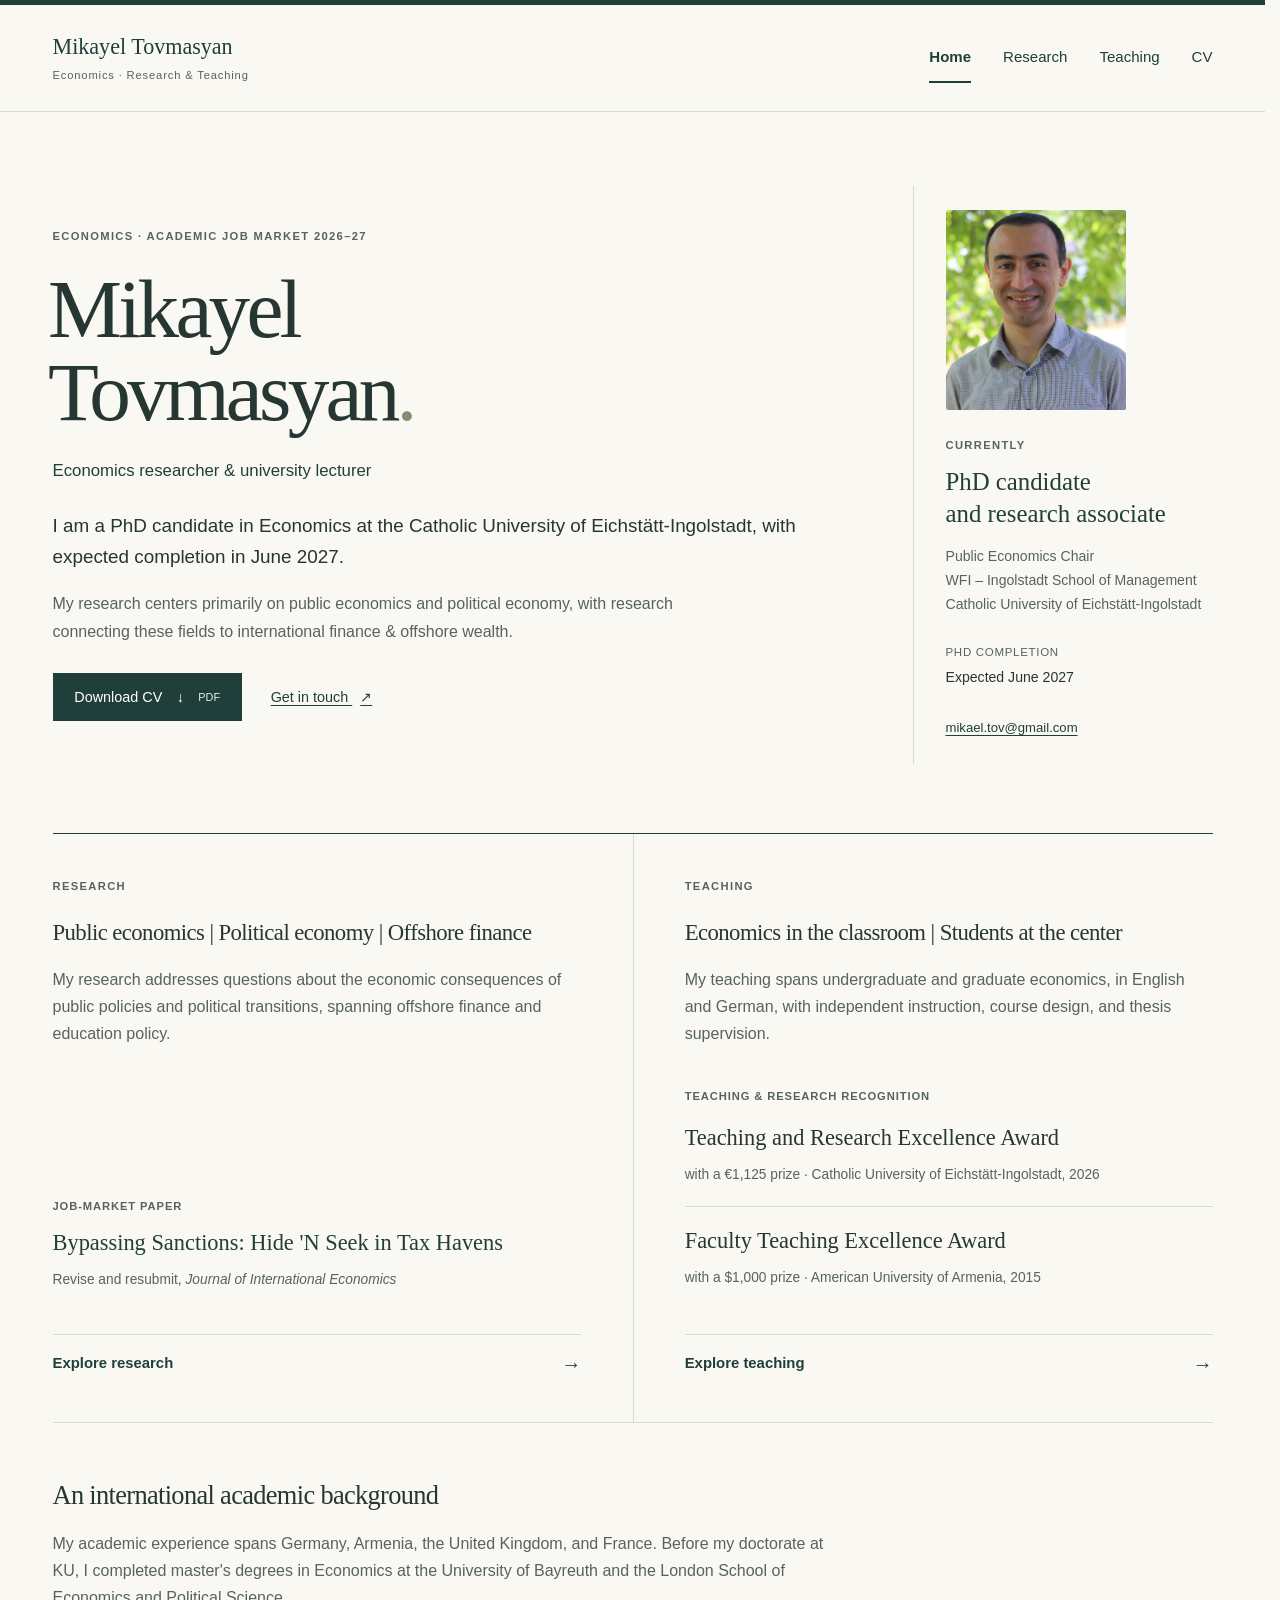
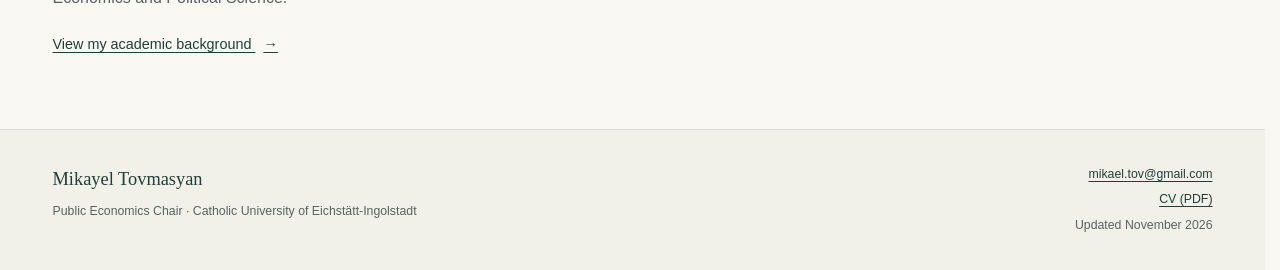
<file: index.html>
<!doctype html>
<html lang="en">
<head>
  <meta charset="utf-8">
  <meta name="viewport" content="width=device-width, initial-scale=1">
  <title>Mikayel Tovmasyan | Economics, Research &amp; Teaching</title>
  <meta name="description" content="Economics PhD candidate at KU, with expected completion in June 2027. Research in public economics, offshore finance and political economy; extensive university teaching.">
  <meta name="theme-color" content="#203f3b">
  <meta property="og:type" content="website">
  <meta property="og:title" content="Mikayel Tovmasyan | Economics, Research &amp; Teaching">
  <meta property="og:description" content="Economics PhD candidate at KU, with expected completion in June 2027. Research in public economics, offshore finance and political economy; extensive university teaching.">
  <meta property="og:url" content="https://mikayel-tovmasyan.github.io/">
  <link rel="canonical" href="https://mikayel-tovmasyan.github.io/">
  <link rel="icon" href="assets/favicon.svg" type="image/svg+xml">
  <link rel="stylesheet" href="assets/site.css?v=cv40-20261117">
</head>
<body>
  <a class="skip-link" href="#main">Skip to content</a>
  <header class="site-header">
    <div class="header-inner wrap">
      <a class="wordmark" href="index.html">Mikayel Tovmasyan<span>Economics · Research &amp; Teaching</span></a>
      <nav aria-label="Main navigation"><a href="index.html" aria-current="page">Home</a><a href="research.html">Research</a><a href="teaching.html">Teaching</a><a href="cv.html">CV</a></nav>
    </div>
  </header>
  <main id="main" class="wrap" tabindex="-1">

    <section class="home-intro" aria-labelledby="home-title">
      <div class="intro-main">
        <p class="eyebrow">Economics · Academic job market 2026–27</p>
        <h1 id="home-title">Mikayel<br>Tovmasyan<span class="name-period">.</span></h1>
        <p class="intro-role">Economics researcher &amp; university lecturer</p>
        <p class="lead">I am a PhD candidate in Economics at the Catholic University of Eichstätt-Ingolstadt, with expected completion in June 2027.</p>
        <p class="intro-copy">My research centers primarily on public economics and political economy, with research connecting these fields to international finance &amp; offshore wealth.</p>
        <div class="actions"><a class="button" href="assets/Mikayel_Tovmasyan_CV.pdf?v=e7dee701" download>Download CV <span aria-hidden="true">↓</span><span class="file-label">PDF</span></a><a class="text-link" href="mailto:mikael.tov@gmail.com">Get in touch <span aria-hidden="true">↗</span></a></div>
      </div>
      <aside class="profile-note" aria-label="Current affiliation and expected PhD completion">
        <img class="portrait" src="assets/mikayel-tovmasyan.jpg?v=be5134e7" alt="Mikayel Tovmasyan" width="931" height="960" fetchpriority="high">
        <p class="eyebrow">Currently</p>
        <p class="note-title">PhD candidate<br> and research associate</p>
        <p>Public Economics Chair<br>WFI – Ingolstadt School of Management<br>Catholic University of Eichstätt-Ingolstadt</p>
        <dl class="profile-facts"><div><dt>PhD completion</dt><dd>Expected June 2027</dd></div></dl>
        <a class="contact-link" href="mailto:mikael.tov@gmail.com">mikael.tov@gmail.com</a>
      </aside>
    </section>
    <div class="dual-feature">
      <section class="feature" aria-labelledby="research-title">
        <p class="eyebrow">Research</p>
        <h2 id="research-title">Public economics | Political economy | Offshore finance</h2>
        <p>My research addresses questions about the economic consequences of public policies and political transitions, spanning offshore finance and education policy.</p>
        <div class="feature-evidence"><span class="small-label">Job-market paper</span><h3><a href="research.html#job-market-paper">Bypassing Sanctions: Hide 'N Seek in Tax Havens</a></h3><p class="status">Revise and resubmit, <em>Journal of International Economics</em></p></div>
        <a class="section-link" href="research.html">Explore research <span aria-hidden="true">→</span></a>
      </section>
      <section class="feature" aria-labelledby="teaching-title">
        <p class="eyebrow">Teaching</p>
        <h2 id="teaching-title">Economics in the classroom | Students at the center</h2>
        <p>My teaching spans undergraduate and graduate economics, in English and German, with independent instruction, course design, and thesis supervision.</p>
        <div class="feature-evidence"><span class="small-label">Teaching &amp; research recognition</span><div class="award-list"><div class="award-entry"><h3>Teaching and Research Excellence Award</h3><p class="status">with a €1,125 prize · Catholic University of Eichstätt-Ingolstadt, 2026</p></div><div class="award-entry"><h3>Faculty Teaching Excellence Award</h3><p class="status">with a $1,000 prize · American University of Armenia, 2015</p></div></div></div>
        <a class="section-link" href="teaching.html">Explore teaching <span aria-hidden="true">→</span></a>
      </section>
    </div>
    <section class="closing-note" aria-labelledby="background-title"><h2 id="background-title">An international academic background</h2><p>My academic experience spans Germany, Armenia, the United Kingdom, and France. Before my doctorate at KU, I completed master's degrees in Economics at the University of Bayreuth and the London School of Economics and Political Science.</p><a class="text-link" href="cv.html">View my academic background <span aria-hidden="true">→</span></a></section>

  </main>
  <footer class="site-footer">
    <div class="wrap footer-inner">
      <div><a class="footer-name" href="index.html">Mikayel Tovmasyan</a><p>Public Economics Chair · Catholic University of Eichstätt-Ingolstadt</p></div>
      <div class="footer-links"><a href="mailto:mikael.tov@gmail.com">mikael.tov@gmail.com</a><a href="assets/Mikayel_Tovmasyan_CV.pdf?v=e7dee701">CV (PDF)</a><span>Updated November 2026</span></div>
    </div>
  </footer>
</body>
</html>
</file>
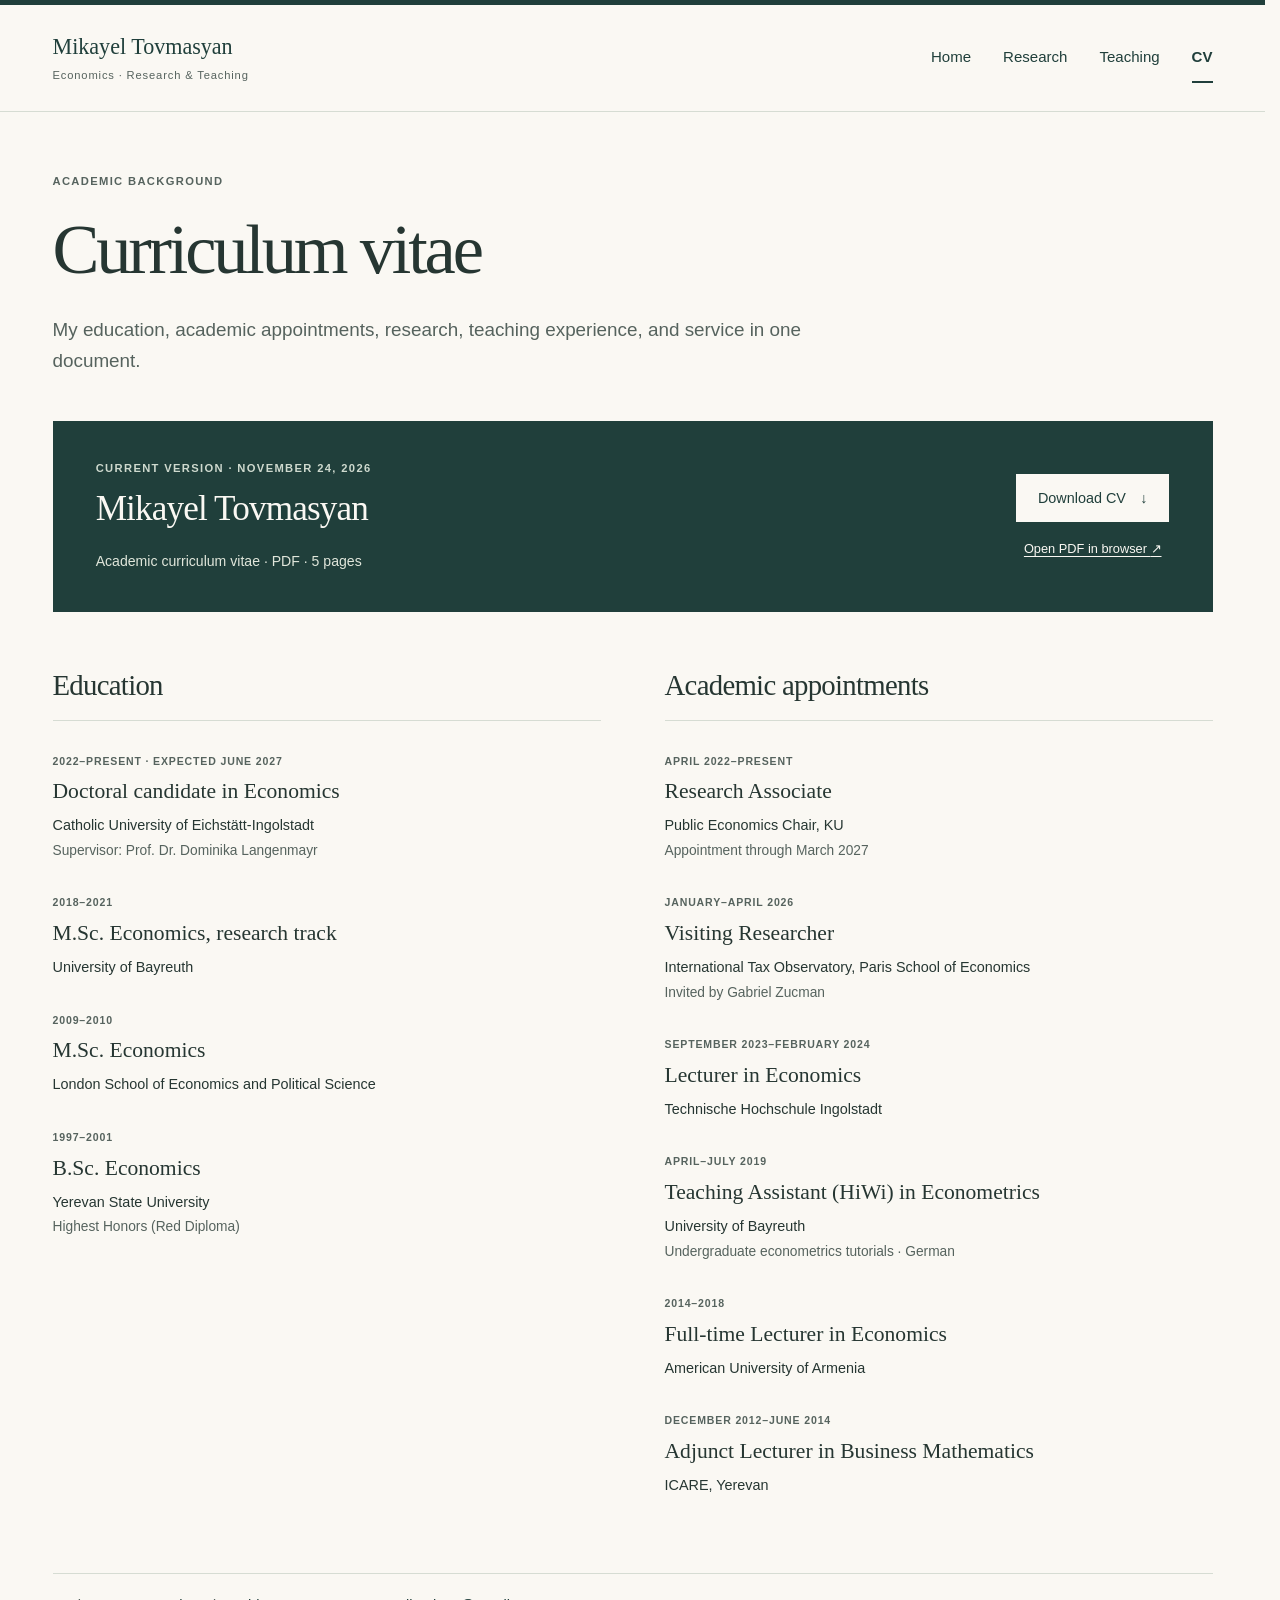
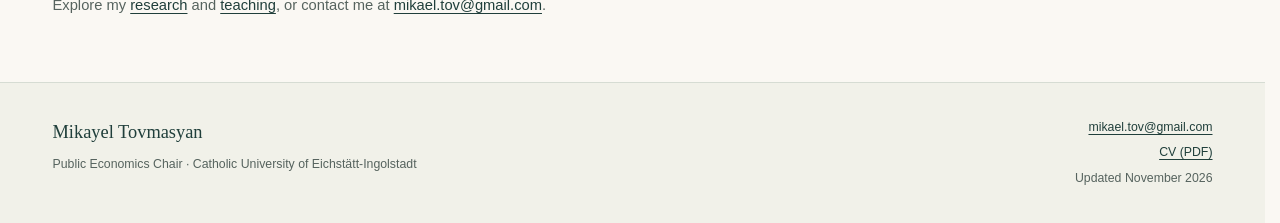
<file: cv.html>
<!doctype html>
<html lang="en">
<head>
  <meta charset="utf-8">
  <meta name="viewport" content="width=device-width, initial-scale=1">
  <title>Curriculum Vitae | Mikayel Tovmasyan</title>
  <meta name="description" content="Download Mikayel Tovmasyan’s academic CV, updated November 24, 2026. Education, academic appointments, research, teaching, service and references.">
  <meta name="theme-color" content="#203f3b">
  <meta property="og:type" content="website">
  <meta property="og:title" content="Curriculum Vitae | Mikayel Tovmasyan">
  <meta property="og:description" content="Download Mikayel Tovmasyan’s academic CV, updated November 24, 2026. Education, academic appointments, research, teaching, service and references.">
  <meta property="og:url" content="https://mikayel-tovmasyan.github.io/cv.html">
  <link rel="canonical" href="https://mikayel-tovmasyan.github.io/cv.html">
  <link rel="icon" href="assets/favicon.svg" type="image/svg+xml">
  <link rel="stylesheet" href="assets/site.css?v=cv40-20261117">
</head>
<body>
  <a class="skip-link" href="#main">Skip to content</a>
  <header class="site-header">
    <div class="header-inner wrap">
      <a class="wordmark" href="index.html">Mikayel Tovmasyan<span>Economics · Research &amp; Teaching</span></a>
      <nav aria-label="Main navigation"><a href="index.html">Home</a><a href="research.html">Research</a><a href="teaching.html">Teaching</a><a href="cv.html" aria-current="page">CV</a></nav>
    </div>
  </header>
  <main id="main" class="wrap" tabindex="-1">

    <header class="page-intro"><p class="eyebrow">Academic background</p><h1>Curriculum vitae</h1><p class="lead">My education, academic appointments, research, teaching experience, and service in one document.</p></header>
    <section class="cv-download" aria-labelledby="cv-download-title"><div><p class="eyebrow">Current version · November 24, 2026</p><h2 id="cv-download-title">Mikayel Tovmasyan</h2><p>Academic curriculum vitae · PDF · 5 pages</p></div><div class="cv-actions"><a class="button button-light" href="assets/Mikayel_Tovmasyan_CV.pdf?v=e7dee701" download>Download CV <span aria-hidden="true">↓</span></a><a href="assets/Mikayel_Tovmasyan_CV.pdf?v=e7dee701" target="_blank" rel="noopener noreferrer">Open PDF in browser <span aria-hidden="true">↗</span><span class="sr-only"> (opens in a new tab)</span></a></div></section>
    <div class="cv-columns">
      <section aria-labelledby="education-title"><h2 id="education-title">Education</h2><ol class="education-list"><li><span class="small-label">2022–present · Expected June 2027</span><h3>Doctoral candidate in Economics</h3><p>Catholic University of Eichstätt-Ingolstadt<br><span class="subtle">Supervisor: Prof. Dr. Dominika Langenmayr</span></p></li><li><span class="small-label">2018–2021</span><h3>M.Sc. Economics, research track</h3><p>University of Bayreuth</p></li><li><span class="small-label">2009–2010</span><h3>M.Sc. Economics</h3><p>London School of Economics and Political Science</p></li><li><span class="small-label">1997–2001</span><h3>B.Sc. Economics</h3><p>Yerevan State University<br><span class="subtle">Highest Honors (Red Diploma)</span></p></li></ol></section>
      <section aria-labelledby="appointments-title"><h2 id="appointments-title">Academic appointments</h2><ol class="education-list"><li><span class="small-label">April 2022–present</span><h3>Research Associate</h3><p>Public Economics Chair, KU<br><span class="subtle">Appointment through March 2027</span></p></li><li><span class="small-label">January–April 2026</span><h3>Visiting Researcher</h3><p>International Tax Observatory, Paris School of Economics<br><span class="subtle">Invited by Gabriel Zucman</span></p></li><li><span class="small-label">September 2023–February 2024</span><h3>Lecturer in Economics</h3><p>Technische Hochschule Ingolstadt</p></li><li><span class="small-label">April–July 2019</span><h3>Teaching Assistant (HiWi) in Econometrics</h3><p>University of Bayreuth<br><span class="subtle">Undergraduate econometrics tutorials · German</span></p></li><li><span class="small-label">2014–2018</span><h3>Full-time Lecturer in Economics</h3><p>American University of Armenia</p></li><li><span class="small-label">December 2012–June 2014</span><h3>Adjunct Lecturer in Business Mathematics</h3><p>ICARE, Yerevan</p></li></ol></section>
    </div>
    <p class="inquiry">Explore my <a href="research.html">research</a> and <a href="teaching.html">teaching</a>, or contact me at <a href="mailto:mikael.tov@gmail.com">mikael.tov@gmail.com</a>.</p>

  </main>
  <footer class="site-footer">
    <div class="wrap footer-inner">
      <div><a class="footer-name" href="index.html">Mikayel Tovmasyan</a><p>Public Economics Chair · Catholic University of Eichstätt-Ingolstadt</p></div>
      <div class="footer-links"><a href="mailto:mikael.tov@gmail.com">mikael.tov@gmail.com</a><a href="assets/Mikayel_Tovmasyan_CV.pdf?v=e7dee701">CV (PDF)</a><span>Updated November 2026</span></div>
    </div>
  </footer>
</body>
</html>
</file>
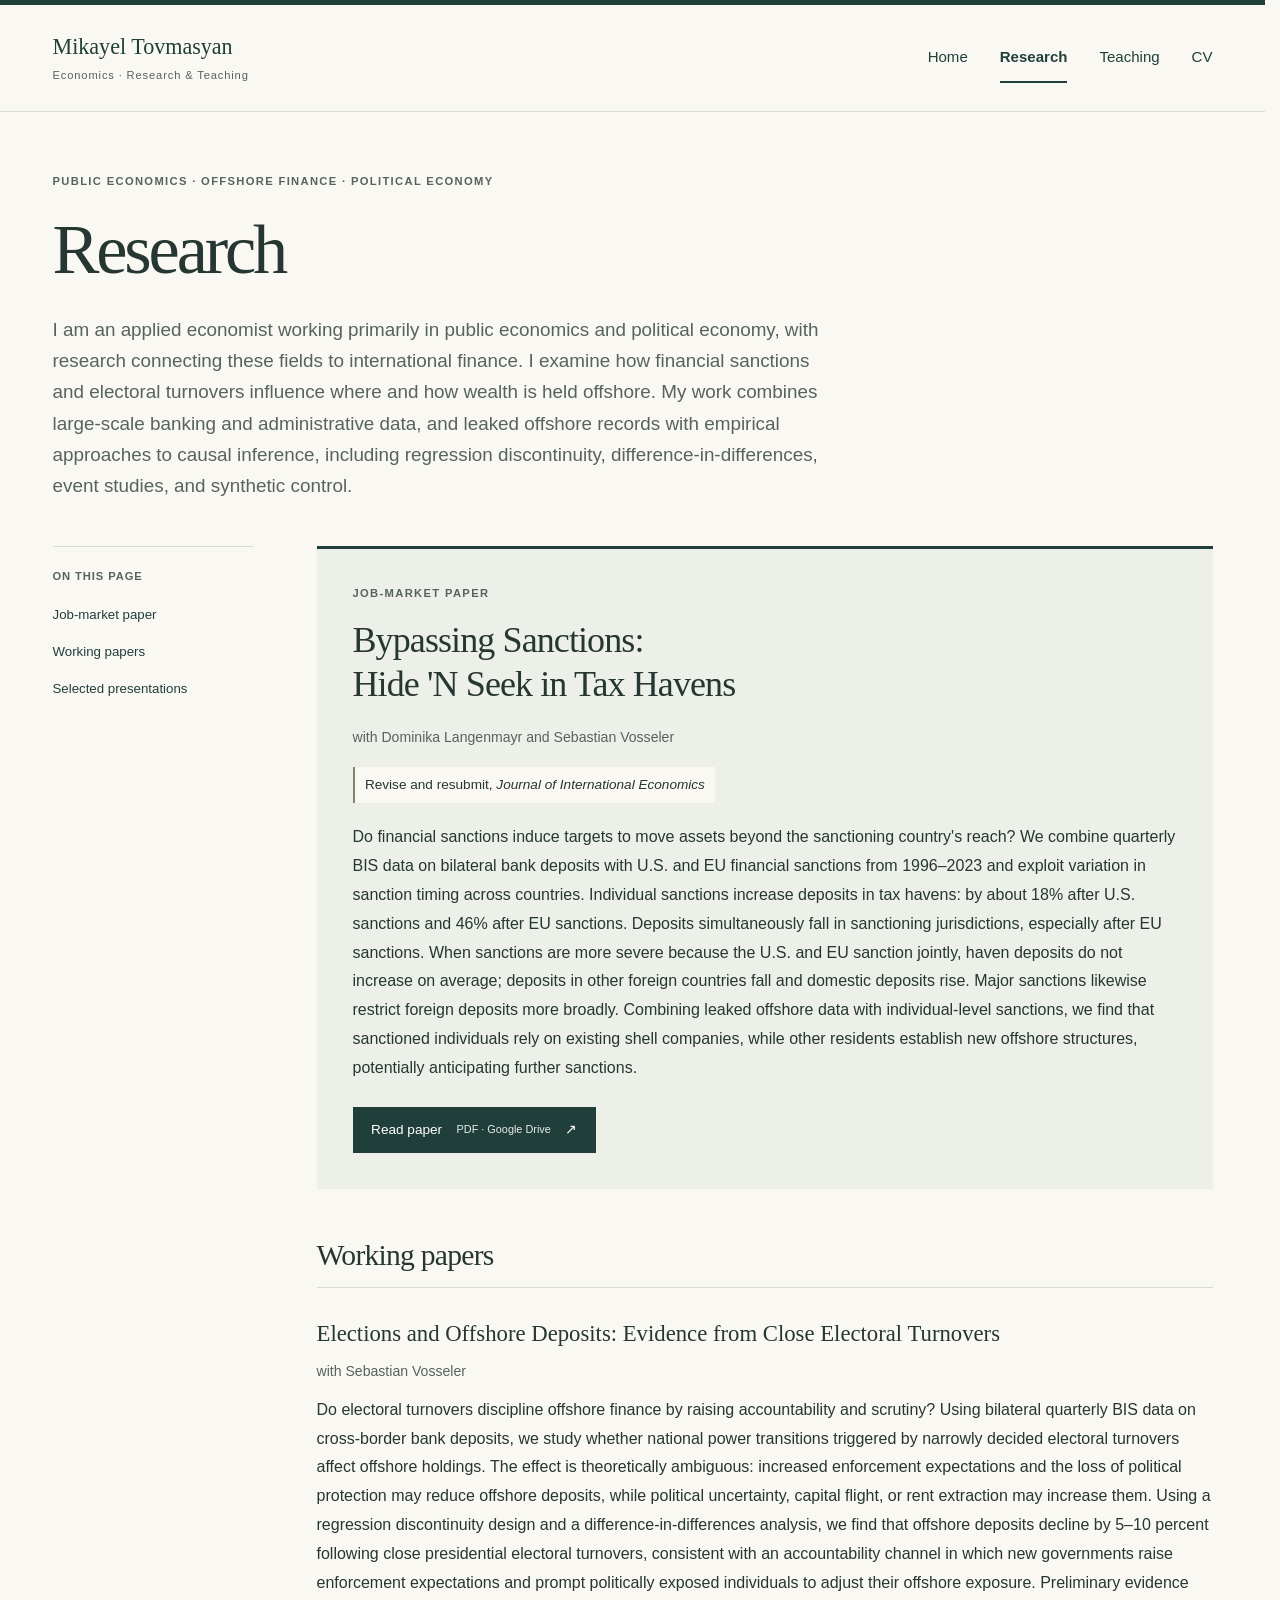
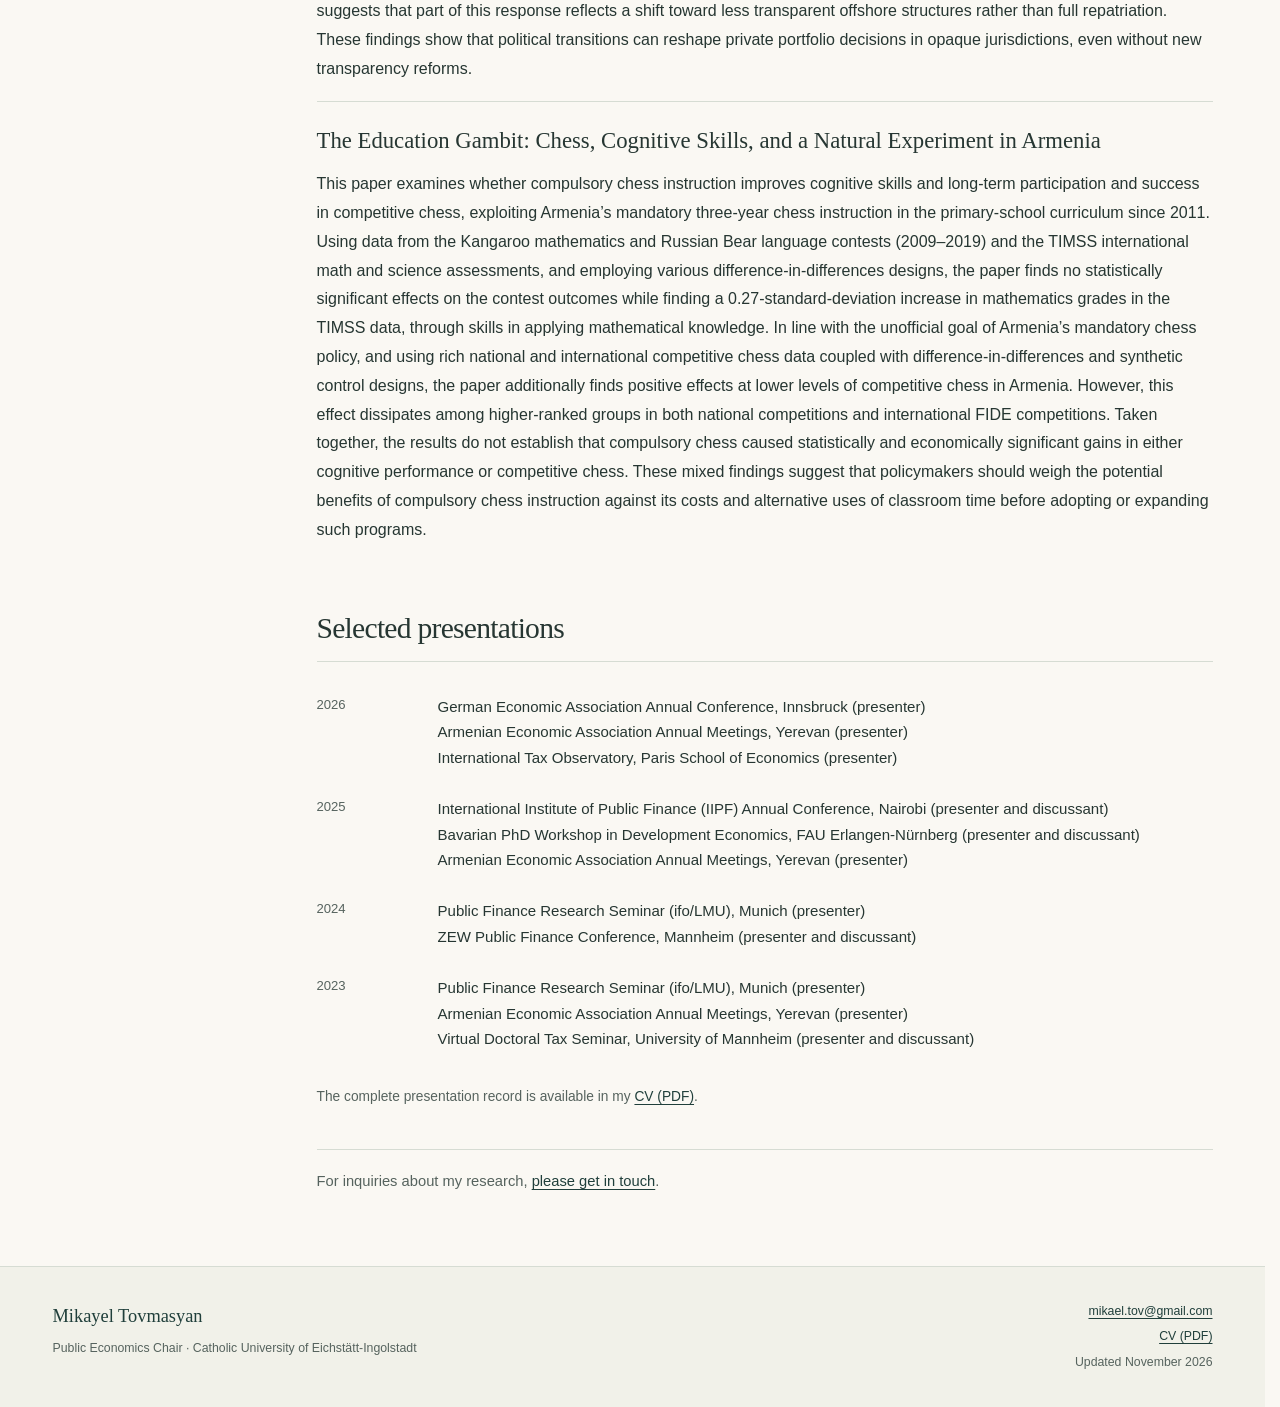
<file: research.html>
<!doctype html>
<html lang="en">
<head>
  <meta charset="utf-8">
  <meta name="viewport" content="width=device-width, initial-scale=1">
  <title>Research | Mikayel Tovmasyan</title>
  <meta name="description" content="Research on public economics, offshore finance and political economy. Job-market paper and working papers.">
  <meta name="theme-color" content="#203f3b">
  <meta property="og:type" content="website">
  <meta property="og:title" content="Research | Mikayel Tovmasyan">
  <meta property="og:description" content="Research on public economics, offshore finance and political economy. Job-market paper and working papers.">
  <meta property="og:url" content="https://mikayel-tovmasyan.github.io/research.html">
  <link rel="canonical" href="https://mikayel-tovmasyan.github.io/research.html">
  <link rel="icon" href="assets/favicon.svg" type="image/svg+xml">
  <link rel="stylesheet" href="assets/site.css?v=visible-abstract-20261123">
</head>
<body>
  <a class="skip-link" href="#main">Skip to content</a>
  <header class="site-header">
    <div class="header-inner wrap">
      <a class="wordmark" href="index.html">Mikayel Tovmasyan<span>Economics · Research &amp; Teaching</span></a>
      <nav aria-label="Main navigation"><a href="index.html">Home</a><a href="research.html" aria-current="page">Research</a><a href="teaching.html">Teaching</a><a href="cv.html">CV</a></nav>
    </div>
  </header>
  <main id="main" class="wrap" tabindex="-1">

    <header class="page-intro"><p class="eyebrow">Public economics · Offshore finance · Political economy</p><h1>Research</h1><p class="lead">I am an applied economist working primarily in public economics and political economy, with research connecting these fields to international finance. I examine how financial sanctions and electoral turnovers influence where and how wealth is held offshore. My work combines large-scale banking and administrative data, and leaked offshore records with empirical approaches to causal inference, including regression discontinuity, difference-in-differences, event studies, and synthetic control.</p></header>
    <div class="section-layout">
      <aside class="page-contents" aria-label="Research contents"><p class="small-label">On this page</p><a href="#job-market-paper">Job-market paper</a><a href="#working-papers">Working papers</a><a href="#presentations">Selected presentations</a></aside>
      <div class="page-body">
        <section class="paper-feature" id="job-market-paper" aria-labelledby="jmp-title">
          <p class="eyebrow">Job-market paper</p>
          <h2 id="jmp-title">Bypassing Sanctions:<br>Hide 'N Seek in Tax Havens</h2>
          <p class="coauthors">with Dominika Langenmayr and Sebastian Vosseler</p>
          <p class="paper-status">Revise and resubmit, <em>Journal of International Economics</em></p>
          <p class="abstract-text">Do financial sanctions induce targets to move assets beyond the sanctioning country's reach? We combine quarterly BIS data on bilateral bank deposits with U.S. and EU financial sanctions from 1996–2023 and exploit variation in sanction timing across countries. Individual sanctions increase deposits in tax havens: by about 18% after U.S. sanctions and 46% after EU sanctions. Deposits simultaneously fall in sanctioning jurisdictions, especially after EU sanctions. When sanctions are more severe because the U.S. and EU sanction jointly, haven deposits do not increase on average; deposits in other foreign countries fall and domestic deposits rise. Major sanctions likewise restrict foreign deposits more broadly. Combining leaked offshore data with individual-level sanctions, we find that sanctioned individuals rely on existing shell companies, while other residents establish new offshore structures, potentially anticipating further sanctions.</p>
          <a class="button button-small" href="https://drive.google.com/file/d/16okKneP7B2yFgoWpdM55HZQ_7qUGjc7P/view?usp=sharing" target="_blank" rel="noopener noreferrer">Read paper <span class="file-label">PDF · Google Drive</span><span aria-hidden="true">↗</span><span class="sr-only"> (opens in a new tab)</span></a>
        </section>
        <section class="paper-section" id="working-papers"><span id="work-in-progress" aria-hidden="true"></span><h2>Working papers</h2>
          <article class="paper-entry"><h3>Elections and Offshore Deposits: Evidence from Close Electoral Turnovers</h3><p class="coauthors">with Sebastian Vosseler</p><p class="paper-description">Do electoral turnovers discipline offshore finance by raising accountability and scrutiny? Using bilateral quarterly BIS data on cross-border bank deposits, we study whether national power transitions triggered by narrowly decided electoral turnovers affect offshore holdings. The effect is theoretically ambiguous: increased enforcement expectations and the loss of political protection may reduce offshore deposits, while political uncertainty, capital flight, or rent extraction may increase them. Using a regression discontinuity design and a difference-in-differences analysis, we find that offshore deposits decline by 5–10 percent following close presidential electoral turnovers, consistent with an accountability channel in which new governments raise enforcement expectations and prompt politically exposed individuals to adjust their offshore exposure. Preliminary evidence suggests that part of this response reflects a shift toward less transparent offshore structures rather than full repatriation. These findings show that political transitions can reshape private portfolio decisions in opaque jurisdictions, even without new transparency reforms.</p></article>
          <article class="paper-entry"><h3>The Education Gambit: Chess, Cognitive Skills, and a Natural Experiment in Armenia</h3><p class="paper-description">This paper examines whether compulsory chess instruction improves cognitive skills and long-term participation and success in competitive chess, exploiting Armenia’s mandatory three-year chess instruction in the primary-school curriculum since 2011. Using data from the Kangaroo mathematics and Russian Bear language contests (2009–2019) and the TIMSS international math and science assessments, and employing various difference-in-differences designs, the paper finds no statistically significant effects on the contest outcomes while finding a 0.27-standard-deviation increase in mathematics grades in the TIMSS data, through skills in applying mathematical knowledge. In line with the unofficial goal of Armenia’s mandatory chess policy, and using rich national and international competitive chess data coupled with difference-in-differences and synthetic control designs, the paper additionally finds positive effects at lower levels of competitive chess in Armenia. However, this effect dissipates among higher-ranked groups in both national competitions and international FIDE competitions. Taken together, the results do not establish that compulsory chess caused statistically and economically significant gains in either cognitive performance or competitive chess. These mixed findings suggest that policymakers should weigh the potential benefits of compulsory chess instruction against its costs and alternative uses of classroom time before adopting or expanding such programs.</p></article>
        </section>
        <section class="paper-section" id="presentations"><h2>Selected presentations</h2>
          <dl class="dated-list"><div><dt>2026</dt><dd>German Economic Association Annual Conference, Innsbruck (presenter)<br>Armenian Economic Association Annual Meetings, Yerevan (presenter)<br>International Tax Observatory, Paris School of Economics (presenter)</dd></div><div><dt>2025</dt><dd>International Institute of Public Finance (IIPF) Annual Conference, Nairobi (presenter and discussant)<br>Bavarian PhD Workshop in Development Economics, FAU Erlangen-Nürnberg (presenter and discussant)<br>Armenian Economic Association Annual Meetings, Yerevan (presenter)</dd></div><div><dt>2024</dt><dd>Public Finance Research Seminar (ifo/LMU), Munich (presenter)<br>ZEW Public Finance Conference, Mannheim (presenter and discussant)</dd></div><div><dt>2023</dt><dd>Public Finance Research Seminar (ifo/LMU), Munich (presenter)<br>Armenian Economic Association Annual Meetings, Yerevan (presenter)<br>Virtual Doctoral Tax Seminar, University of Mannheim (presenter and discussant)</dd></div></dl>
          <p class="subtle">The complete presentation record is available in my <a href="assets/Mikayel_Tovmasyan_CV.pdf?v=e7dee701">CV (PDF)</a>.</p>
        </section>
        <p class="inquiry">For inquiries about my research, <a href="mailto:mikael.tov@gmail.com">please get in touch</a>.</p>
      </div>
    </div>

  </main>
  <footer class="site-footer">
    <div class="wrap footer-inner">
      <div><a class="footer-name" href="index.html">Mikayel Tovmasyan</a><p>Public Economics Chair · Catholic University of Eichstätt-Ingolstadt</p></div>
      <div class="footer-links"><a href="mailto:mikael.tov@gmail.com">mikael.tov@gmail.com</a><a href="assets/Mikayel_Tovmasyan_CV.pdf?v=e7dee701">CV (PDF)</a><span>Updated November 2026</span></div>
    </div>
  </footer>
</body>
</html>
</file>
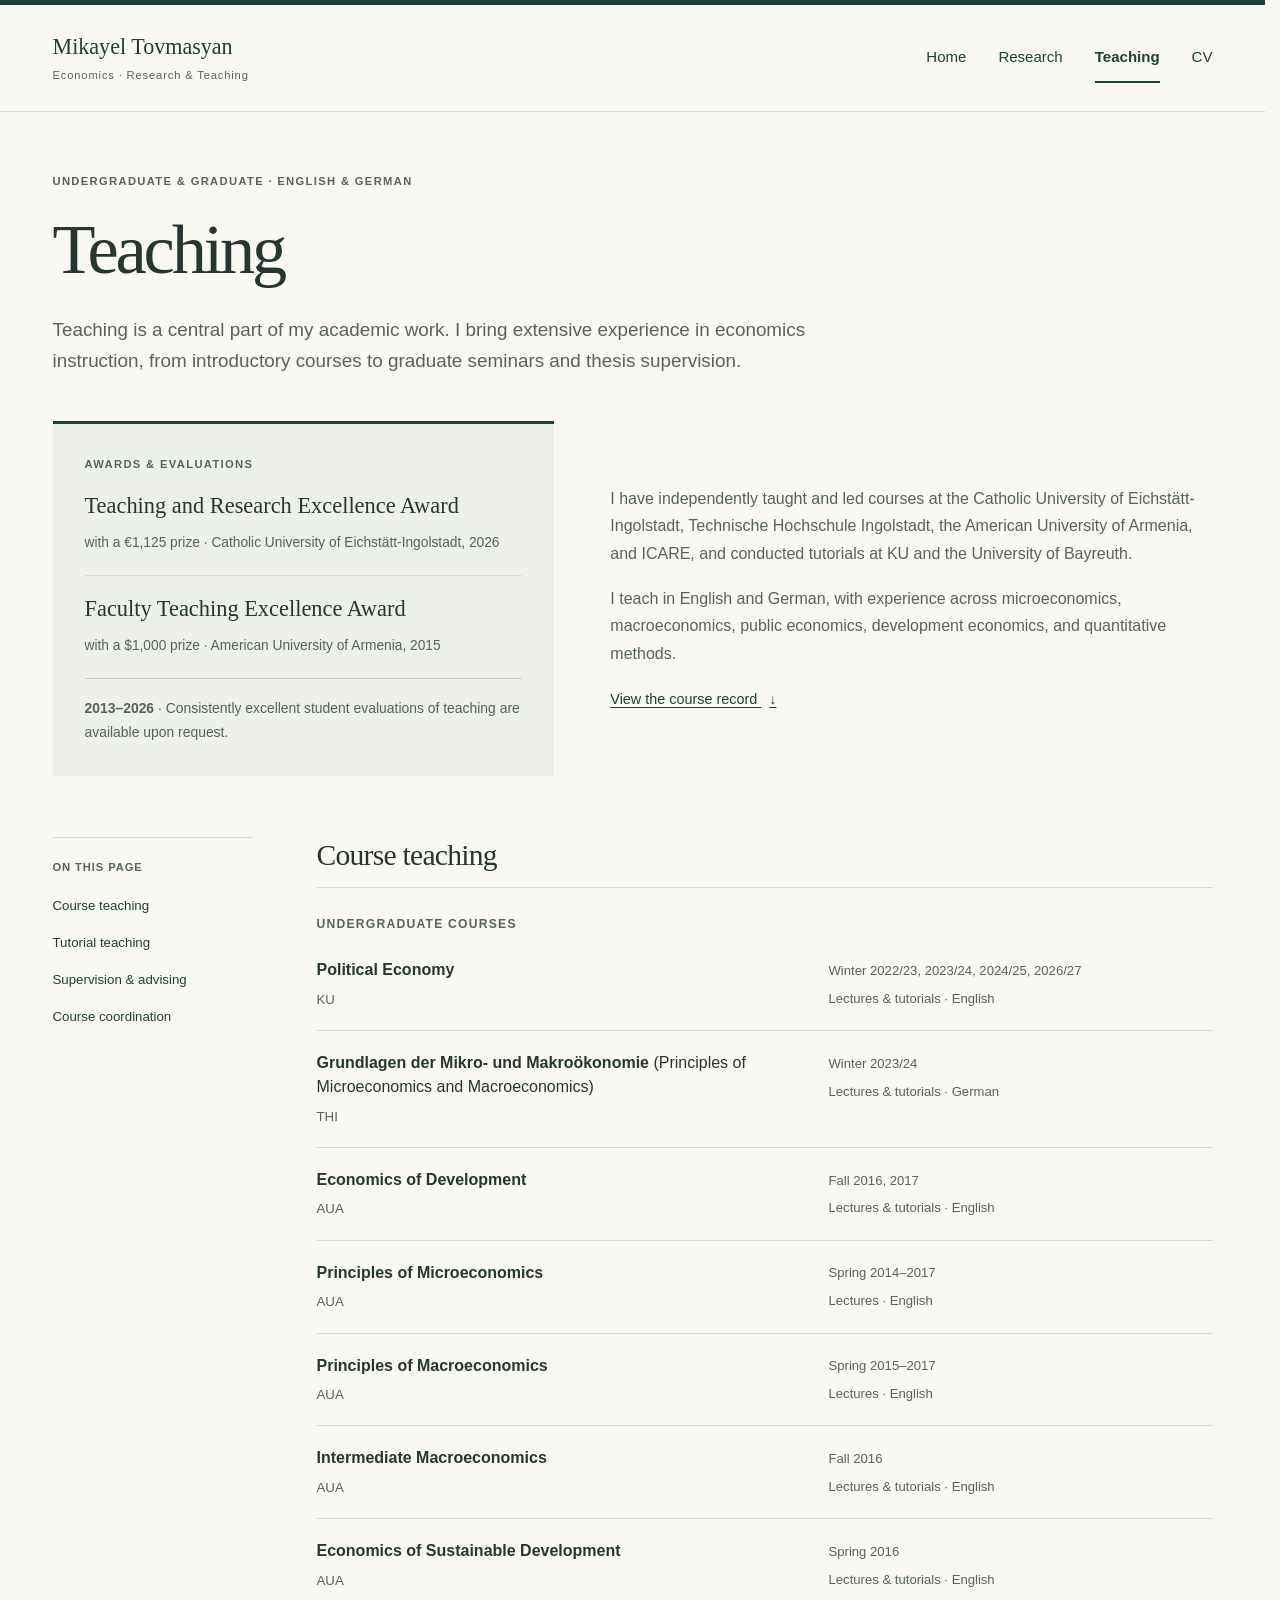
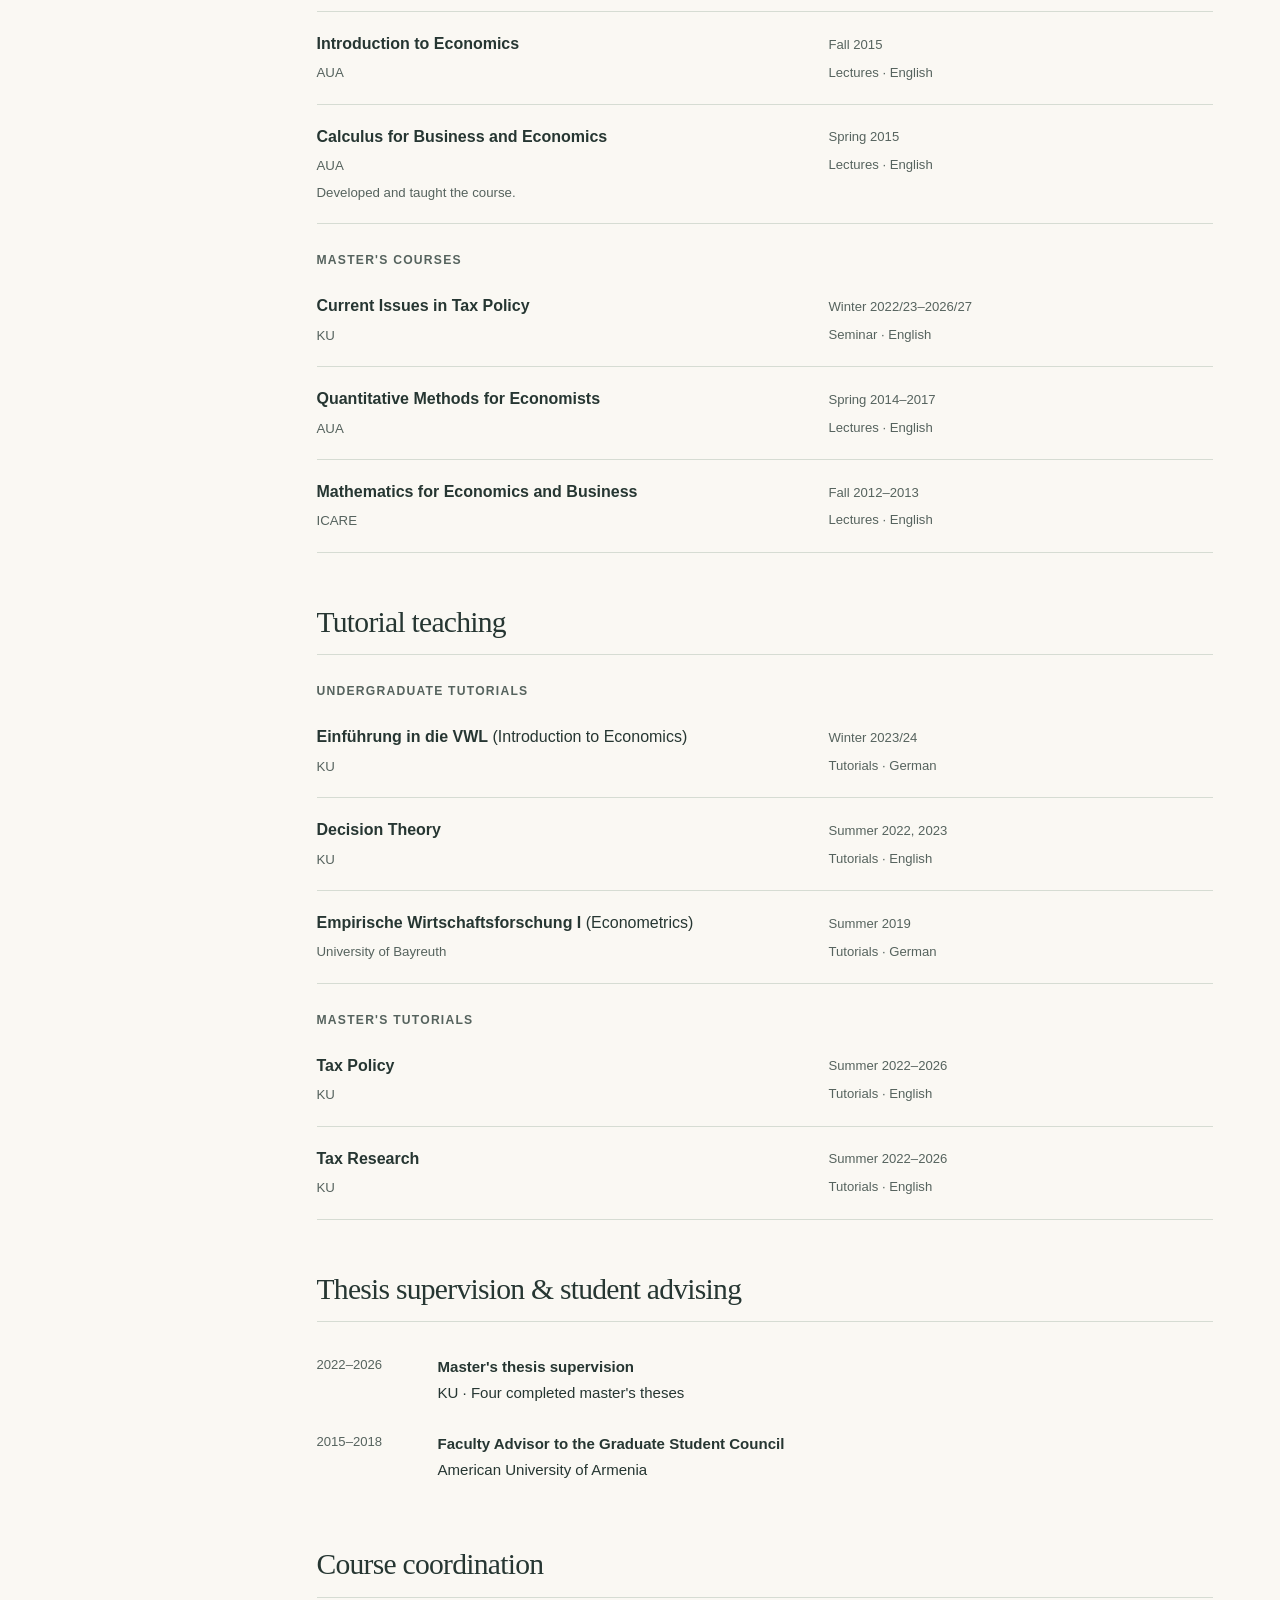
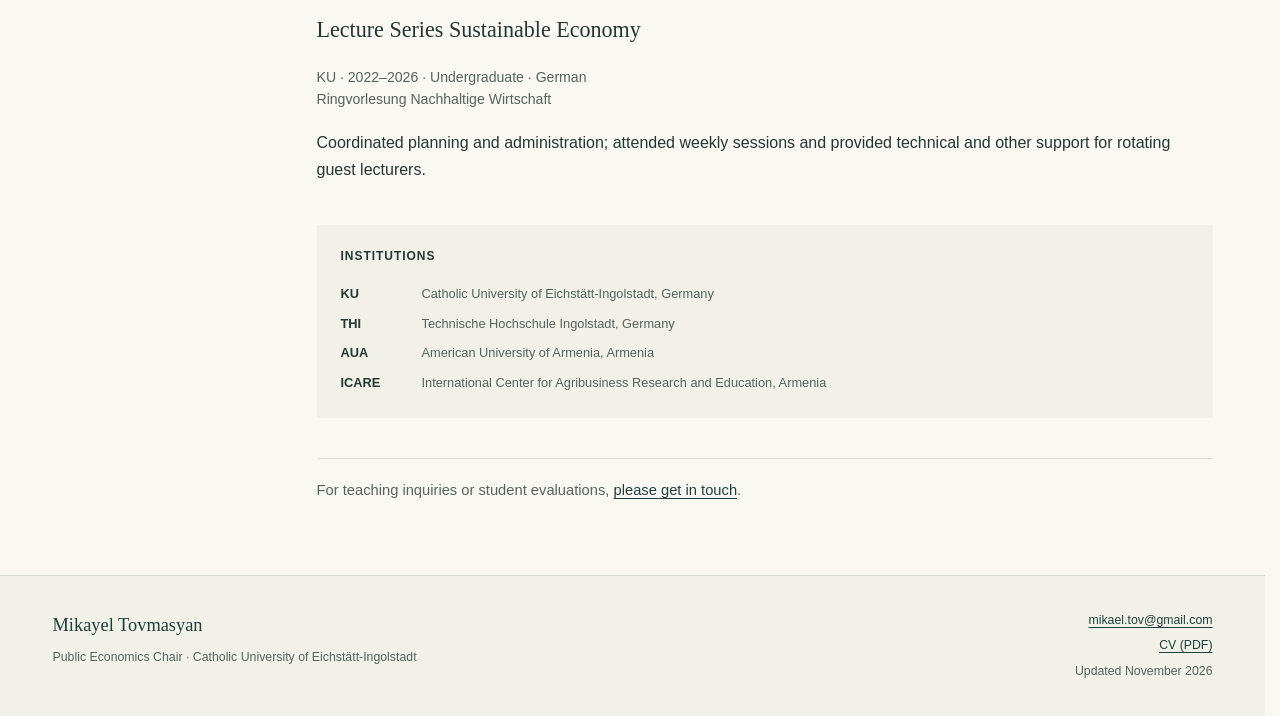
<file: teaching.html>
<!doctype html>
<html lang="en">
<head>
  <meta charset="utf-8">
  <meta name="viewport" content="width=device-width, initial-scale=1">
  <title>Teaching | Mikayel Tovmasyan</title>
  <meta name="description" content="University teaching in English and German: undergraduate and graduate course teaching, tutorial teaching, thesis supervision and teaching recognition.">
  <meta name="theme-color" content="#203f3b">
  <meta property="og:type" content="website">
  <meta property="og:title" content="Teaching | Mikayel Tovmasyan">
  <meta property="og:description" content="University teaching in English and German: undergraduate and graduate course teaching, tutorial teaching, thesis supervision and teaching recognition.">
  <meta property="og:url" content="https://mikayel-tovmasyan.github.io/teaching.html">
  <link rel="canonical" href="https://mikayel-tovmasyan.github.io/teaching.html">
  <link rel="icon" href="assets/favicon.svg" type="image/svg+xml">
  <link rel="stylesheet" href="assets/site.css?v=teaching-heading-20261118">
</head>
<body>
  <a class="skip-link" href="#main">Skip to content</a>
  <header class="site-header">
    <div class="header-inner wrap">
      <a class="wordmark" href="index.html">Mikayel Tovmasyan<span>Economics · Research &amp; Teaching</span></a>
      <nav aria-label="Main navigation"><a href="index.html">Home</a><a href="research.html">Research</a><a href="teaching.html" aria-current="page">Teaching</a><a href="cv.html">CV</a></nav>
    </div>
  </header>
  <main id="main" class="wrap" tabindex="-1">

    <header class="page-intro"><p class="eyebrow">Undergraduate &amp; graduate · English &amp; German</p><h1>Teaching</h1><p class="lead">Teaching is a central part of my academic work. I bring extensive experience in economics instruction, from introductory courses to graduate seminars and thesis supervision.</p></header>
    <div class="teaching-overview">
      <section class="award-block" aria-labelledby="award-title"><h2 class="eyebrow" id="award-title">Awards &amp; evaluations</h2><div class="award-list"><div class="award-entry"><h3>Teaching and Research Excellence Award</h3><p class="status">with a €1,125 prize · Catholic University of Eichstätt-Ingolstadt, 2026</p></div><div class="award-entry"><h3>Faculty Teaching Excellence Award</h3><p class="status">with a $1,000 prize · American University of Armenia, 2015</p></div></div><p class="award-detail"><strong>2013–2026</strong> · Consistently excellent student evaluations of teaching are available upon request.</p></section>
      <div class="teaching-summary"><p>I have independently taught and led courses at the Catholic University of Eichstätt-Ingolstadt, Technische Hochschule Ingolstadt, the American University of Armenia, and ICARE, and conducted tutorials at KU and the University of Bayreuth.</p><p>I teach in English and German, with experience across microeconomics, macroeconomics, public economics, development economics, and quantitative methods.</p><a class="text-link" href="#course-record">View the course record <span aria-hidden="true">↓</span></a></div>
    </div>
    <div class="section-layout teaching-layout">
      <aside class="page-contents" aria-label="Teaching contents"><p class="small-label">On this page</p><a href="#independent">Course teaching</a><a href="#tutorials">Tutorial teaching</a><a href="#supervision">Supervision &amp; advising</a><a href="#coordination">Course coordination</a></aside>
      <div class="page-body" id="course-record">
        <section class="course-section" id="independent"><h2>Course teaching</h2><h3 class="level-heading">Undergraduate courses</h3><ul class="course-list"><li class="course"><div><h4>Political Economy</h4><p class="course-institution">KU</p></div><div class="course-meta"><p>Winter 2022/23, 2023/24, 2024/25, 2026/27</p><p>Lectures &amp; tutorials · English</p></div></li><li class="course"><div><h4><span lang="de">Grundlagen der Mikro- und Makroökonomie</span> <span class="translation">(Principles of Microeconomics and Macroeconomics)</span></h4><p class="course-institution">THI</p></div><div class="course-meta"><p>Winter 2023/24</p><p>Lectures &amp; tutorials · German</p></div></li><li class="course"><div><h4>Economics of Development</h4><p class="course-institution">AUA</p></div><div class="course-meta"><p>Fall 2016, 2017</p><p>Lectures &amp; tutorials · English</p></div></li><li class="course"><div><h4>Principles of Microeconomics</h4><p class="course-institution">AUA</p></div><div class="course-meta"><p>Spring 2014–2017</p><p>Lectures · English</p></div></li><li class="course"><div><h4>Principles of Macroeconomics</h4><p class="course-institution">AUA</p></div><div class="course-meta"><p>Spring 2015–2017</p><p>Lectures · English</p></div></li><li class="course"><div><h4>Intermediate Macroeconomics</h4><p class="course-institution">AUA</p></div><div class="course-meta"><p>Fall 2016</p><p>Lectures &amp; tutorials · English</p></div></li><li class="course"><div><h4>Economics of Sustainable Development</h4><p class="course-institution">AUA</p></div><div class="course-meta"><p>Spring 2016</p><p>Lectures &amp; tutorials · English</p></div></li><li class="course"><div><h4>Introduction to Economics</h4><p class="course-institution">AUA</p></div><div class="course-meta"><p>Fall 2015</p><p>Lectures · English</p></div></li><li class="course"><div><h4>Calculus for Business and Economics</h4><p class="course-institution">AUA</p><p class="course-note">Developed and taught the course.</p></div><div class="course-meta"><p>Spring 2015</p><p>Lectures · English</p></div></li></ul><h3 class="level-heading">Master's courses</h3><ul class="course-list"><li class="course" id="co-teaching"><div><h4>Current Issues in Tax Policy</h4><p class="course-institution">KU</p></div><div class="course-meta"><p>Winter 2022/23–2026/27</p><p>Seminar · English</p></div></li><li class="course"><div><h4>Quantitative Methods for Economists</h4><p class="course-institution">AUA</p></div><div class="course-meta"><p>Spring 2014–2017</p><p>Lectures · English</p></div></li><li class="course"><div><h4>Mathematics for Economics and Business</h4><p class="course-institution">ICARE</p></div><div class="course-meta"><p>Fall 2012–2013</p><p>Lectures · English</p></div></li></ul></section>
        <section class="course-section" id="tutorials"><h2>Tutorial teaching</h2><h3 class="level-heading">Undergraduate tutorials</h3><ul class="course-list"><li class="course"><div><h4><span lang="de">Einführung in die VWL</span> <span class="translation">(Introduction to Economics)</span></h4><p class="course-institution">KU</p></div><div class="course-meta"><p>Winter 2023/24</p><p>Tutorials · German</p></div></li><li class="course"><div><h4>Decision Theory</h4><p class="course-institution">KU</p></div><div class="course-meta"><p>Summer 2022, 2023</p><p>Tutorials · English</p></div></li><li class="course"><div><h4><span lang="de">Empirische Wirtschaftsforschung I</span> <span class="translation">(Econometrics)</span></h4><p class="course-institution">University of Bayreuth</p></div><div class="course-meta"><p>Summer 2019</p><p>Tutorials · German</p></div></li></ul><h3 class="level-heading">Master's tutorials</h3><ul class="course-list"><li class="course"><div><h4>Tax Policy</h4><p class="course-institution">KU</p></div><div class="course-meta"><p>Summer 2022–2026</p><p>Tutorials · English</p></div></li><li class="course"><div><h4>Tax Research</h4><p class="course-institution">KU</p></div><div class="course-meta"><p>Summer 2022–2026</p><p>Tutorials · English</p></div></li></ul></section>
        <section class="course-section" id="supervision"><h2>Thesis supervision &amp; student advising</h2><dl class="dated-list"><div><dt>2022–2026</dt><dd><strong>Master's thesis supervision</strong><br>KU · Four completed master's theses</dd></div><div><dt>2015–2018</dt><dd><strong>Faculty Advisor to the Graduate Student Council</strong><br>American University of Armenia</dd></div></dl></section>
        <section class="course-section" id="coordination"><h2>Course coordination</h2><h3>Lecture Series Sustainable Economy</h3><p class="coauthors">KU · 2022–2026 · Undergraduate · German<br><span lang="de">Ringvorlesung Nachhaltige Wirtschaft</span></p><p>Coordinated planning and administration; attended weekly sessions and provided technical and other support for rotating guest lecturers.</p></section>
        <section class="institution-key" aria-labelledby="institutions-title"><h2 id="institutions-title">Institutions</h2><dl><div><dt>KU</dt><dd>Catholic University of Eichstätt-Ingolstadt, Germany</dd></div><div><dt>THI</dt><dd>Technische Hochschule Ingolstadt, Germany</dd></div><div><dt>AUA</dt><dd>American University of Armenia, Armenia</dd></div><div><dt>ICARE</dt><dd>International Center for Agribusiness Research and Education, Armenia</dd></div></dl></section>
        <p class="inquiry">For teaching inquiries or student evaluations, <a href="mailto:mikael.tov@gmail.com">please get in touch</a>.</p>
      </div>
    </div>

  </main>
  <footer class="site-footer">
    <div class="wrap footer-inner">
      <div><a class="footer-name" href="index.html">Mikayel Tovmasyan</a><p>Public Economics Chair · Catholic University of Eichstätt-Ingolstadt</p></div>
      <div class="footer-links"><a href="mailto:mikael.tov@gmail.com">mikael.tov@gmail.com</a><a href="assets/Mikayel_Tovmasyan_CV.pdf?v=e7dee701">CV (PDF)</a><span>Updated November 2026</span></div>
    </div>
  </footer>
</body>
</html>
</file>
<file: assets/site.css>
:root {
  color-scheme: light;
  --paper: #faf8f3;
  --ink: #263632;
  --muted: #56635e;
  --accent: #203f3b;
  --soft: #edf0e9;
  --line: #d6dcd3;
  --white: #ffffff;
  --serif: Georgia, "Times New Roman", serif;
  --sans: "Segoe UI", -apple-system, BlinkMacSystemFont, Arial, sans-serif;
}
* { box-sizing: border-box; }
html { scroll-behavior: smooth; scroll-padding-top: 2rem; scrollbar-gutter: stable; }
body { margin: 0; background: var(--paper); color: var(--ink); font-family: var(--sans); font-size: 1rem; line-height: 1.7; -webkit-font-smoothing: antialiased; }
::selection { background: #d4e3d8; color: var(--accent); }
a { color: var(--accent); text-underline-offset: .22em; text-decoration-thickness: 1px; }
a:hover { text-decoration-thickness: 2px; }
a:focus-visible, summary:focus-visible { outline: 3px solid #8c4b24; outline-offset: 5px; border-radius: 2px; }
main:focus { outline: none; }
img, svg { max-width: 100%; }
h1, h2, h3, h4, p, dl, ol, ul { margin-top: 0; }
h1, h2, h3 { font-family: var(--serif); font-weight: 400; line-height: 1.22; }
h1 { font-size: clamp(2.8rem, 5.5vw, 4.5rem); letter-spacing: -.045em; margin-bottom: 1.35rem; }
h2 { font-size: 2rem; letter-spacing: -.025em; margin-bottom: 1.2rem; }
h3 { font-size: 1.38rem; }
p { margin-bottom: 1.15rem; }
strong { font-weight: 600; }
.wrap { width: min(1160px, calc(100% - 96px)); margin-inline: auto; }
.site-header { border-top: 5px solid var(--accent); border-bottom: 1px solid var(--line); }
.header-inner { min-height: 106px; display: flex; align-items: center; justify-content: space-between; gap: 2rem; }
.wordmark { text-decoration: none; font-family: var(--serif); font-size: 1.38rem; line-height: 1.3; }
.wordmark span { display: block; font-family: var(--sans); color: var(--muted); font-size: .7rem; letter-spacing: .075em; margin-top: .4rem; }
nav { display: flex; gap: 2rem; align-items: center; }
nav a { display: block; padding: .7rem 0; text-decoration: none; font-size: .94rem; border-bottom: 2px solid transparent; }
nav a:hover, nav a[aria-current="page"] { border-bottom-color: var(--accent); }
nav a[aria-current="page"] { font-weight: 600; }
.skip-link { position: absolute; z-index: 20; left: 1rem; top: -7rem; background: var(--accent); color: white; padding: .8rem 1.2rem; }
.skip-link:focus { top: 1rem; }
.eyebrow, .small-label { font-family: var(--sans); text-transform: uppercase; font-size: .7rem; font-weight: 600; letter-spacing: .12em; line-height: 1.6; color: var(--muted); }
.eyebrow { margin-bottom: 1.4rem; }
.small-label { display: block; margin-bottom: .7rem; letter-spacing: .08em; }
.home-intro { padding: 4.6rem 0 4.3rem; display: grid; grid-template-columns: minmax(0, 1fr) 300px; gap: 6.5rem; align-items: center; }
.home-intro h1 { font-size: clamp(3.7rem, 6.5vw, 5.7rem); line-height: .99; margin-left: -.055em; margin-bottom: 1.5rem; }
.name-period { color: #858d6e; }
.intro-role { font-size: 1.05rem; color: var(--accent); font-weight: 500; margin-bottom: 1.5rem; }
.lead { font-size: 1.18rem; line-height: 1.65; max-width: 780px; }
.intro-copy { color: var(--muted); max-width: 660px; }
.actions { display: flex; align-items: center; flex-wrap: wrap; gap: 1.8rem; margin-top: 1.8rem; }
.button { display: inline-flex; gap: .9rem; justify-content: center; align-items: center; padding: .8rem 1.3rem; background: var(--accent); color: var(--white); text-decoration: none; border: 1px solid var(--accent); font-size: .9rem; font-weight: 500; min-height: 46px; line-height: 1.4; }
.button:hover { background: #31544d; text-decoration: none; }
.button-small { font-size: .85rem; padding: .75rem 1.1rem; }
.file-label { font-size: .68rem; font-weight: 400; opacity: .9; }
.text-link { font-size: .9rem; font-weight: 500; }
.text-link span { margin-left: .5rem; }
.profile-note { border-left: 1px solid var(--line); padding: 1.5rem 0 1.5rem 2rem; font-size: .88rem; color: var(--muted); }
.portrait { display: block; width: 180px; height: 200px; object-fit: cover; object-position: center 30%; margin-bottom: 1.7rem; border-radius: 2px; }
.note-rule { width: 42px; height: 3px; display: block; background: #858d6e; margin-bottom: 1.4rem; }
.profile-note .eyebrow { margin-bottom: .7rem; }
.note-title { font-family: var(--serif); font-size: 1.55rem; line-height: 1.28; color: var(--accent); margin-bottom: 1rem; }
.profile-facts { margin: 1.6rem 0; }
.profile-facts div + div { margin-top: 1.2rem; }
.profile-facts dt { font-size: .72rem; text-transform: uppercase; letter-spacing: .06em; margin-bottom: .25rem; }
dd { margin-left: 0; }
.profile-facts dd { color: var(--ink); }
.contact-link { font-size: .82rem; overflow-wrap: anywhere; }
.dual-feature { border-top: 1px solid var(--accent); border-bottom: 1px solid var(--line); display: grid; grid-template-columns: repeat(2, minmax(0, 1fr)); }
.feature { padding: 2.8rem 3.2rem 2.6rem 0; display: flex; flex-direction: column; }
.feature + .feature { border-left: 1px solid var(--line); padding: 2.8rem 0 2.6rem 3.2rem; }
/* Keep both headings at the largest shared size that fits their columns. */
.feature h2 { font-size: clamp(1.125rem, calc(2.15vw - .27rem), 1.42rem); }
.feature > p:not(.eyebrow) { color: var(--muted); }
.feature-evidence { margin-top: auto; padding-top: 1.4rem; }
.feature-evidence h3 { font-size: 1.4rem; line-height: 1.4; margin-bottom: .6rem; }
.feature-evidence h3 a { text-decoration: none; }
.feature-evidence h3 a:hover { text-decoration: underline; }
.status { font-size: .86rem; color: var(--muted); }
.section-link { display: flex; justify-content: space-between; text-decoration: none; border-top: 1px solid var(--line); margin-top: 1.5rem; padding: 1rem 0 .2rem; font-size: .93rem; font-weight: 600; }
.section-link:hover { text-decoration: underline; }
.section-link span { font-size: 1.25rem; line-height: 1.3; }
.closing-note { max-width: 780px; padding: 3.5rem 0 4.5rem; }
.closing-note h2 { font-size: 1.65rem; }
.closing-note p { color: var(--muted); }
.site-footer { border-top: 1px solid var(--line); background: #f1f1e9; }
.footer-inner { display: flex; justify-content: space-between; gap: 3rem; padding: 2.1rem 0; font-size: .77rem; color: var(--muted); }
.footer-name { font-family: var(--serif); font-size: 1.15rem; text-decoration: none; }
.footer-inner p { max-width: 450px; margin: .4rem 0 0; }
.footer-links { display: flex; flex-direction: column; align-items: flex-end; gap: .3rem; }
.footer-links a { overflow-wrap: anywhere; }
.page-intro { padding: 3.8rem 0 2.8rem; }
.page-intro .eyebrow { margin-bottom: 1rem; }
.page-intro .lead { color: var(--muted); margin-bottom: 0; }
.section-layout { display: grid; grid-template-columns: 200px minmax(0, 1fr); gap: 4rem; padding: 0 0 4.5rem; }
.page-contents { align-self: start; position: sticky; top: 2rem; border-top: 1px solid var(--line); padding-top: 1.3rem; }
.page-contents a { display: block; font-size: .83rem; text-decoration: none; padding: .45rem 0; }
.page-contents a:hover { text-decoration: underline; }
.page-body { min-width: 0; }
.paper-feature { padding: 2.25rem; background: var(--soft); border-top: 3px solid var(--accent); }
.paper-feature .eyebrow { margin-bottom: 1rem; }
.paper-feature h2 { font-size: 2.25rem; }
.coauthors { font-size: .88rem; color: var(--muted); line-height: 1.6; }
.paper-status { display: inline-block; padding: .4rem .65rem; background: var(--paper); border-left: 2px solid #7c8769; font-size: .85rem; margin: 0 0 1.3rem; }
.paper-feature .abstract-text { margin: 0 0 1.5rem; font-size: 1rem; line-height: 1.8; }
.paper-section { margin-top: 3rem; }
.paper-section > h2, .course-section > h2 { font-size: 1.85rem; border-bottom: 1px solid var(--line); padding-bottom: .9rem; }
.paper-entry { padding: .7rem 0 1.1rem; }
.paper-entry + .paper-entry { border-top: 1px solid var(--line); padding-top: 1.4rem; }
.paper-entry h3 { font-size: 1.42rem; line-height: 1.4; margin-bottom: .6rem; }
.paper-entry p { margin-bottom: 0; }
.paper-entry .paper-description { margin-top: .85rem; line-height: 1.8; }
.dated-list { margin-bottom: 1.3rem; }
.dated-list > div { display: grid; grid-template-columns: 105px minmax(0, 1fr); gap: 1rem; padding: .8rem 0; }
.dated-list dt { font-size: .82rem; color: var(--muted); }
.dated-list dd { font-size: .94rem; }
.subtle { font-size: .86rem; color: var(--muted); }
.inquiry { margin: 2.5rem 0 0; padding-top: 1.2rem; border-top: 1px solid var(--line); color: var(--muted); font-size: .92rem; }
.teaching-overview { display: grid; grid-template-columns: 1fr 1.2fr; gap: 3.5rem; margin-bottom: 3.8rem; }
.award-block { border-top: 3px solid var(--accent); background: var(--soft); padding: 2rem; }
.award-block .eyebrow { margin-bottom: 1rem; }
.award-block > p:not(.eyebrow) { font-size: .87rem; }
.award-list { margin-top: 1rem; margin-bottom: 1.3rem; }
.award-entry h3 { font-size: 1.4rem; line-height: 1.4; margin-bottom: .6rem; }
.award-entry p { margin-bottom: 0; }
.award-entry + .award-entry { border-top: 1px solid var(--line); padding-top: 1.1rem; margin-top: 1.25rem; }
.award-block .award-detail { border-top: 1px solid #c7d0c3; padding-top: 1.1rem; margin-bottom: 0; color: var(--muted); }
.teaching-summary { align-self: center; color: var(--muted); }
.course-section + .course-section { margin-top: 3.2rem; }
.course-section .level-heading { font-family: var(--sans); font-size: .76rem; text-transform: uppercase; letter-spacing: .1em; font-weight: 600; margin: 1.8rem 0 .4rem; color: var(--muted); }
.course-list { list-style: none; padding: 0; margin-bottom: 0; }
.course { display: grid; grid-template-columns: minmax(0, 1.25fr) minmax(0, 1fr); column-gap: 2rem; padding: 1.25rem 0; border-bottom: 1px solid var(--line); }
.course h4 { font-size: 1rem; font-weight: 600; line-height: 1.5; margin-bottom: .4rem; }
.translation { font-weight: 400; }
.course-institution, .course-note { color: var(--muted); font-size: .83rem; line-height: 1.6; margin-bottom: 0; }
.course-note { margin-top: .35rem; }
.course-meta { padding-top: .1rem; color: var(--muted); font-size: .82rem; }
.course-meta p { margin-bottom: .35rem; }
.course-meta p:last-child { margin-bottom: 0; }
.institution-key { background: #f1f1e9; padding: 1.5rem; margin-top: 2.6rem; }
.institution-key h2 { font-family: var(--sans); font-size: .75rem; text-transform: uppercase; letter-spacing: .08em; font-weight: 600; }
.institution-key dl { margin-bottom: 0; font-size: .8rem; }
.institution-key dl > div { display: grid; grid-template-columns: 65px minmax(0, 1fr); gap: 1rem; margin-top: .5rem; }
.institution-key dt { font-weight: 600; }
.institution-key dd { color: var(--muted); }
.cv-download { background: var(--accent); color: var(--paper); display: flex; justify-content: space-between; gap: 3rem; padding: 2.4rem 2.7rem; align-items: center; margin-bottom: 3.5rem; }
.cv-download .eyebrow { color: #ced9ce; margin-bottom: .65rem; }
.cv-download h2 { font-size: 2.2rem; }
.cv-download p:last-child { margin-bottom: 0; font-size: .88rem; color: #e0e6db; }
.cv-actions { display: flex; flex-direction: column; align-items: stretch; gap: 1rem; text-align: center; flex-shrink: 0; }
.cv-actions > a:not(.button) { color: var(--paper); font-size: .8rem; }
.button-light { background: var(--paper); color: var(--accent); border-color: var(--paper); }
.button-light:hover { background: #e7ece1; }
.cv-columns { display: grid; grid-template-columns: repeat(2, minmax(0, 1fr)); gap: 4rem; }
.cv-columns h2 { font-size: 1.8rem; padding-bottom: 1rem; border-bottom: 1px solid var(--line); }
.education-list { list-style: none; padding: 0; }
.education-list li { padding: .8rem 0 1.2rem; }
.education-list .small-label { font-size: .66rem; margin-bottom: .55rem; }
.education-list h3 { font-size: 1.35rem; margin-bottom: .55rem; }
.education-list p { font-size: .9rem; margin-bottom: 0; }
.cv-columns + .inquiry { margin-bottom: 4rem; }
.not-found { min-height: 65vh; }
.not-found .button { margin-top: 2rem; }
.sr-only { position: absolute; width: 1px; height: 1px; padding: 0; margin: -1px; overflow: hidden; clip-path: inset(50%); white-space: nowrap; border: 0; }
@media (min-width: 1400px) { .wrap { width: min(1160px, calc(100% - 160px)); } }
@media (max-width: 1050px) {
  .home-intro { gap: 3rem; grid-template-columns: minmax(0, 1fr) 260px; }
  .section-layout { grid-template-columns: 160px minmax(0, 1fr); gap: 2.5rem; }
  .feature { padding-right: 2rem; }
  .feature + .feature { padding-left: 2rem; }
  .feature h2 { font-size: clamp(1.125rem, calc(2.15vw - .22rem), 1.42rem); }
  .course { grid-template-columns: 1fr; gap: .55rem; }
  .teaching-overview { gap: 2rem; }
}
@media (max-width: 1024px) {
  .dual-feature { grid-template-columns: 1fr; }
  .feature, .feature + .feature { padding: 2rem 0; border-left: 0; }
  .feature + .feature { border-top: 1px solid var(--line); }
  .feature h2 { font-size: 1.42rem; }
}
@media (max-width: 760px) {
  .wrap { width: calc(100% - 40px); }
  .header-inner { flex-direction: column; align-items: flex-start; gap: 1rem; padding-top: 1.25rem; }
  .wordmark { font-size: 1.3rem; }
  .wordmark span { font-size: .65rem; }
  nav { width: 100%; justify-content: space-between; gap: 1rem; }
  nav a { padding: .65rem .05rem .8rem; }
  .home-intro { grid-template-columns: 1fr; gap: 2.5rem; padding: 2.6rem 0; }
  .home-intro h1 { font-size: clamp(3.5rem, 14vw, 5.5rem); }
  .home-intro .eyebrow { font-size: .64rem; }
  .lead { font-size: 1.08rem; }
  .profile-note { border-left: 0; border-top: 1px solid var(--line); padding: 1.6rem 0 0; }
  .profile-note .note-rule { display: none; }
  .profile-note .note-title br { display: none; }
  .portrait { float: right; width: 118px; height: 132px; margin: 0 0 1rem 1rem; }
  .profile-facts { clear: both; }
  .profile-facts { display: grid; grid-template-columns: 1fr 1fr; gap: 1.2rem; }
  .profile-facts div + div { margin-top: 0; }
  .contact-link { font-size: .9rem; }
  .feature-evidence { padding-top: .8rem; }
  .closing-note { padding: 2.5rem 0 3rem; }
  .footer-inner { flex-direction: column; gap: 1.2rem; padding: 1.8rem 0; }
  .footer-links { align-items: flex-start; }
  .page-intro { padding: 2.5rem 0 2rem; }
  .page-intro .eyebrow { font-size: .64rem; }
  .section-layout { grid-template-columns: 1fr; gap: 1.5rem; padding-bottom: 3rem; }
  .page-contents { position: static; display: flex; flex-wrap: wrap; column-gap: 1.1rem; padding: .7rem 0 1rem; border-bottom: 1px solid var(--line); }
  .page-contents .small-label { width: 100%; margin: 0 0 .15rem; }
  .page-contents a { font-size: .78rem; padding: .4rem 0; }
  .paper-feature { padding: 1.5rem; }
  .paper-feature h2 { font-size: 1.9rem; }
  .paper-feature .button { flex-wrap: wrap; column-gap: .6rem; row-gap: .1rem; }
  .paper-status { font-size: .8rem; }
  .teaching-overview { grid-template-columns: 1fr; gap: 1.6rem; margin-bottom: 2rem; }
  .award-block { padding: 1.6rem; }
  .course { grid-template-columns: minmax(0, 1fr) minmax(0, .85fr); gap: 1.2rem; }
  .course-section > h2 { font-size: 1.6rem; }
  .dated-list > div { grid-template-columns: 85px minmax(0, 1fr); gap: .8rem; }
  .cv-download { padding: 1.7rem; flex-direction: column; align-items: flex-start; gap: 1.5rem; margin-bottom: 2.5rem; }
  .cv-download h2 { font-size: 1.9rem; }
  .cv-actions { width: 100%; }
  .cv-columns { grid-template-columns: 1fr; gap: 1.5rem; }
}
@media (max-width: 450px) {
  .course { grid-template-columns: 1fr; gap: .55rem; }
  .profile-facts { grid-template-columns: 1fr; gap: 1rem; }
  .actions { gap: 1.2rem; }
  .button { padding-inline: 1rem; }
  .paper-feature { padding: 1.25rem; }
  .dated-list > div { grid-template-columns: 1fr; gap: .15rem; }
}
@media (prefers-reduced-motion: reduce) { html { scroll-behavior: auto; } }
@media print {
  body { background: white; color: black; font-size: 10pt; }
  .wrap { width: 100%; }
  .site-header, .site-footer, .page-contents, .skip-link { display: none; }
  .page-intro { padding-top: 0; }
  .section-layout { display: block; }
  .home-intro { grid-template-columns: 1fr; padding-top: 0; gap: 1rem; }
  .profile-note { border-left: 0; padding-left: 0; }
  .home-intro h1 { font-size: 42pt; }
  .paper-feature, .award-block, .cv-download { background: white; color: black; border: 1px solid #777; }
  .cv-download p, .cv-download .eyebrow, .cv-actions > a:not(.button) { color: black; }
  .button { background: white; color: black; border-color: black; }
  .paper-entry, .course, .education-list li { break-inside: avoid; }
  h2, h3 { break-after: avoid; }
  .page-contents { position: static; }
  details { display: block; }
  details::details-content { display: block; content-visibility: visible; }
}
</file>
